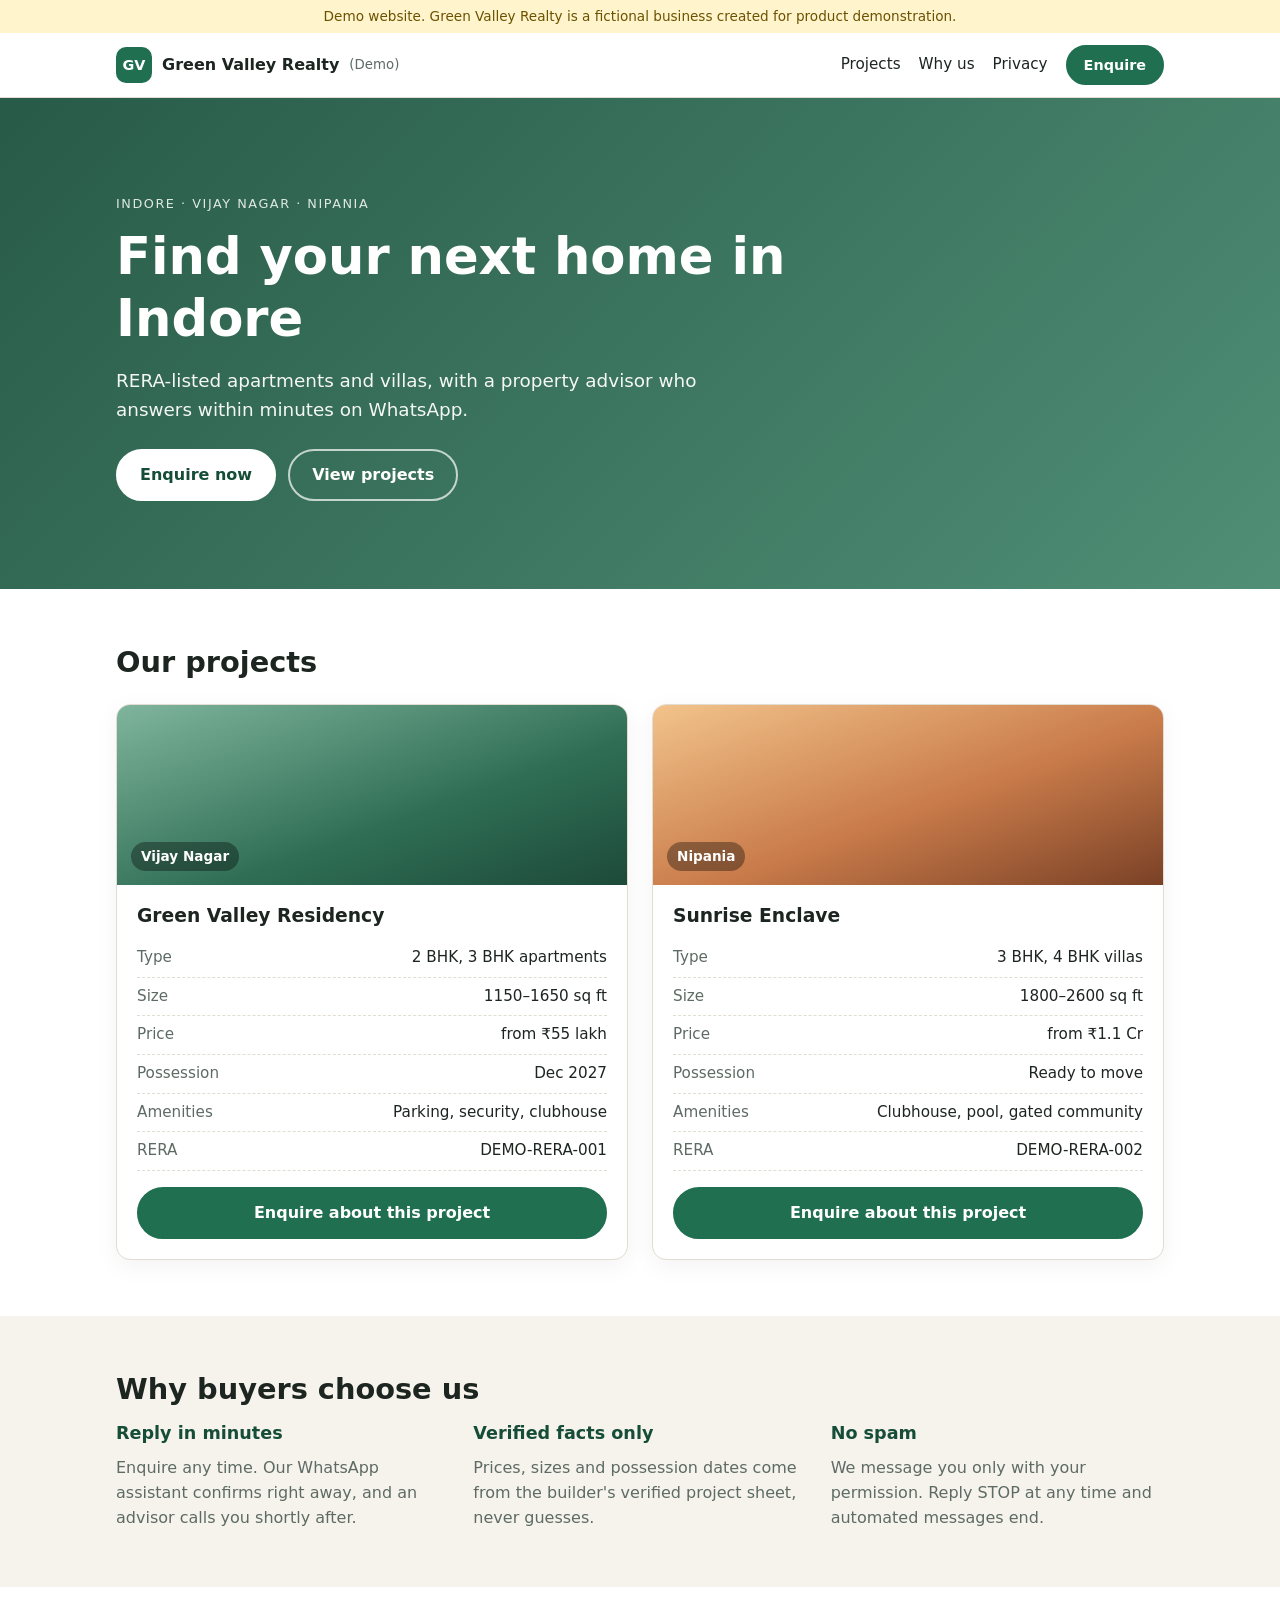
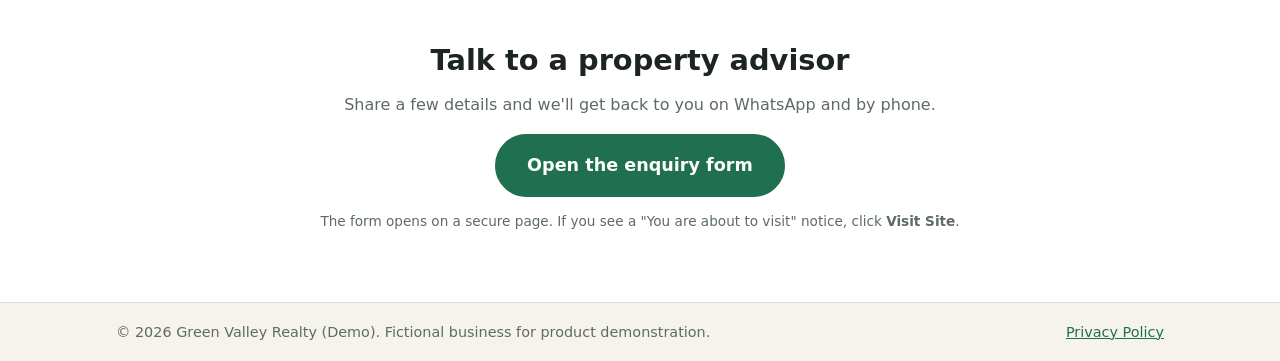
<file: index.html>
<!doctype html>
<html lang="en">
<head>
<meta charset="utf-8">
<meta name="viewport" content="width=device-width, initial-scale=1">
<title>Green Valley Realty (Demo) | Homes in Indore</title>
<meta name="description" content="Fictional real-estate agency in Indore, created for product demonstration only.">
<link rel="stylesheet" href="style.css">
</head>
<body>

<div class="demo-banner">Demo website. Green Valley Realty is a fictional business created for product demonstration.</div>

<header class="site-header">
  <div class="wrap header-row">
    <a class="brand" href="index.html"><span class="logo">GV</span> Green Valley Realty <small>(Demo)</small></a>
    <nav>
      <a href="#projects">Projects</a>
      <a href="#why">Why us</a>
      <a href="privacy.html">Privacy</a>
      <a class="btn btn-small" href="https://agreement-tapping-sliding.ngrok-free.dev/form/f7df937f-32e5-47fe-992d-a8f7bbd994e8">Enquire</a>
    </nav>
  </div>
</header>

<section class="hero">
  <div class="wrap">
    <p class="eyebrow">Indore · Vijay Nagar · Nipania</p>
    <h1>Find your next home in Indore</h1>
    <p class="lead">RERA-listed apartments and villas, with a property advisor who answers within minutes on WhatsApp.</p>
    <div class="hero-actions">
      <a class="btn" href="#enquire">Enquire now</a>
      <a class="btn btn-ghost" href="#projects">View projects</a>
    </div>
  </div>
</section>

<section id="projects" class="wrap section">
  <h2>Our projects</h2>
  <div class="cards">
    <article class="card">
      <div class="card-img img-a"><span>Vijay Nagar</span></div>
      <div class="card-body">
        <h3>Green Valley Residency</h3>
        <ul class="facts">
          <li><b>Type</b> 2 BHK, 3 BHK apartments</li>
          <li><b>Size</b> 1150–1650 sq ft</li>
          <li><b>Price</b> from ₹55 lakh</li>
          <li><b>Possession</b> Dec 2027</li>
          <li><b>Amenities</b> Parking, security, clubhouse</li>
          <li><b>RERA</b> DEMO-RERA-001</li>
        </ul>
        <a class="btn btn-block" href="https://agreement-tapping-sliding.ngrok-free.dev/form/f7df937f-32e5-47fe-992d-a8f7bbd994e8">Enquire about this project</a>
      </div>
    </article>
    <article class="card">
      <div class="card-img img-b"><span>Nipania</span></div>
      <div class="card-body">
        <h3>Sunrise Enclave</h3>
        <ul class="facts">
          <li><b>Type</b> 3 BHK, 4 BHK villas</li>
          <li><b>Size</b> 1800–2600 sq ft</li>
          <li><b>Price</b> from ₹1.1 Cr</li>
          <li><b>Possession</b> Ready to move</li>
          <li><b>Amenities</b> Clubhouse, pool, gated community</li>
          <li><b>RERA</b> DEMO-RERA-002</li>
        </ul>
        <a class="btn btn-block" href="https://agreement-tapping-sliding.ngrok-free.dev/form/f7df937f-32e5-47fe-992d-a8f7bbd994e8">Enquire about this project</a>
      </div>
    </article>
  </div>
</section>

<section id="why" class="band">
  <div class="wrap section">
    <h2>Why buyers choose us</h2>
    <div class="why">
      <div><h3>Reply in minutes</h3><p>Enquire any time. Our WhatsApp assistant confirms right away, and an advisor calls you shortly after.</p></div>
      <div><h3>Verified facts only</h3><p>Prices, sizes and possession dates come from the builder's verified project sheet, never guesses.</p></div>
      <div><h3>No spam</h3><p>We message you only with your permission. Reply STOP at any time and automated messages end.</p></div>
    </div>
  </div>
</section>

<section id="enquire" class="wrap section enquire">
  <h2>Talk to a property advisor</h2>
  <p>Share a few details and we'll get back to you on WhatsApp and by phone.</p>
  <!-- Enquiry form = n8n workflow TD-11 (Production URL). Works once TD-11 is published and ngrok is running. -->
  <a class="btn btn-large" href="https://agreement-tapping-sliding.ngrok-free.dev/form/f7df937f-32e5-47fe-992d-a8f7bbd994e8">Open the enquiry form</a>
  <p class="note">The form opens on a secure page. If you see a "You are about to visit" notice, click <b>Visit Site</b>.</p>
</section>

<footer class="site-footer">
  <div class="wrap footer-row">
    <p>© 2026 Green Valley Realty (Demo). Fictional business for product demonstration.</p>
    <p><a href="privacy.html">Privacy Policy</a></p>
  </div>
</footer>

</body>
</html>
</file>
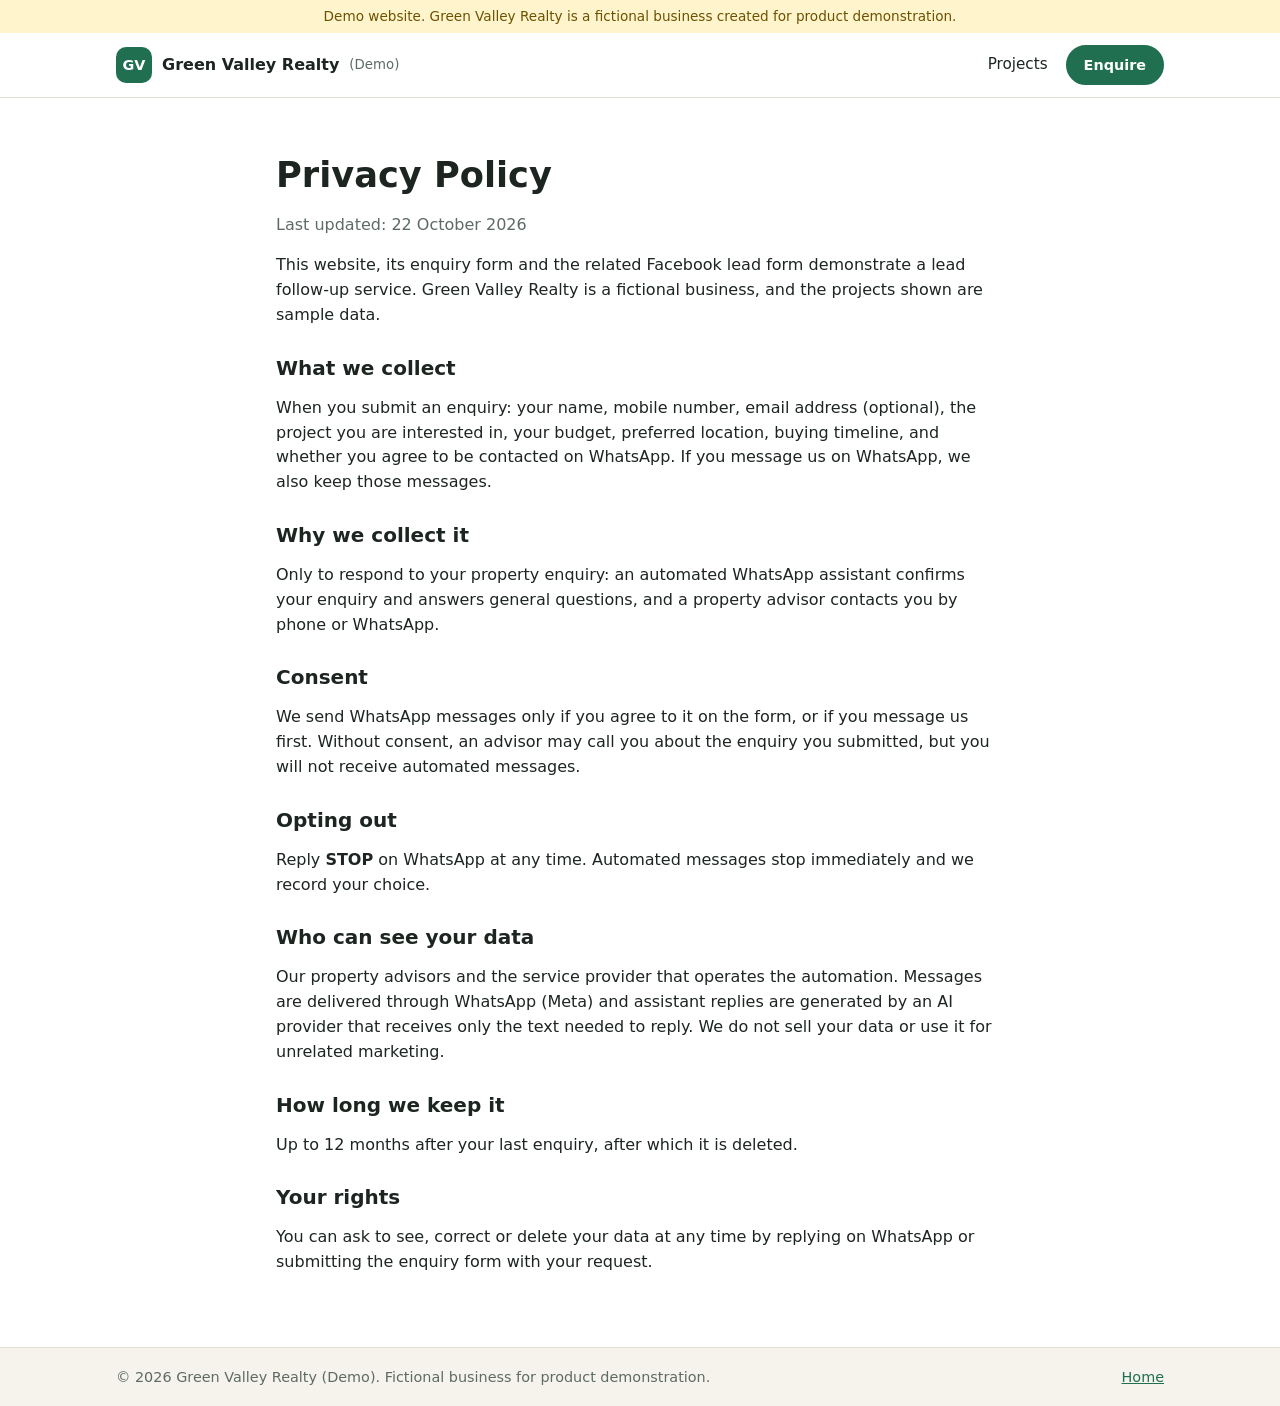
<file: privacy.html>
<!doctype html>
<html lang="en">
<head>
<meta charset="utf-8">
<meta name="viewport" content="width=device-width, initial-scale=1">
<title>Privacy Policy | Green Valley Realty (Demo)</title>
<link rel="stylesheet" href="style.css">
</head>
<body>

<div class="demo-banner">Demo website. Green Valley Realty is a fictional business created for product demonstration.</div>

<header class="site-header">
  <div class="wrap header-row">
    <a class="brand" href="index.html"><span class="logo">GV</span> Green Valley Realty <small>(Demo)</small></a>
    <nav>
      <a href="index.html#projects">Projects</a>
      <a class="btn btn-small" href="index.html#enquire">Enquire</a>
    </nav>
  </div>
</header>

<main class="wrap section prose">
  <h1>Privacy Policy</h1>
  <p class="muted">Last updated: 22 October 2026</p>

  <p>This website, its enquiry form and the related Facebook lead form demonstrate a lead follow-up service. Green Valley Realty is a fictional business, and the projects shown are sample data.</p>

  <h2>What we collect</h2>
  <p>When you submit an enquiry: your name, mobile number, email address (optional), the project you are interested in, your budget, preferred location, buying timeline, and whether you agree to be contacted on WhatsApp. If you message us on WhatsApp, we also keep those messages.</p>

  <h2>Why we collect it</h2>
  <p>Only to respond to your property enquiry: an automated WhatsApp assistant confirms your enquiry and answers general questions, and a property advisor contacts you by phone or WhatsApp.</p>

  <h2>Consent</h2>
  <p>We send WhatsApp messages only if you agree to it on the form, or if you message us first. Without consent, an advisor may call you about the enquiry you submitted, but you will not receive automated messages.</p>

  <h2>Opting out</h2>
  <p>Reply <b>STOP</b> on WhatsApp at any time. Automated messages stop immediately and we record your choice.</p>

  <h2>Who can see your data</h2>
  <p>Our property advisors and the service provider that operates the automation. Messages are delivered through WhatsApp (Meta) and assistant replies are generated by an AI provider that receives only the text needed to reply. We do not sell your data or use it for unrelated marketing.</p>

  <h2>How long we keep it</h2>
  <p>Up to 12 months after your last enquiry, after which it is deleted.</p>

  <h2>Your rights</h2>
  <p>You can ask to see, correct or delete your data at any time by replying on WhatsApp or submitting the enquiry form with your request.</p>
</main>

<footer class="site-footer">
  <div class="wrap footer-row">
    <p>© 2026 Green Valley Realty (Demo). Fictional business for product demonstration.</p>
    <p><a href="index.html">Home</a></p>
  </div>
</footer>

</body>
</html>
</file>
<file: style.css>
:root {
  --green: #1f6f50;
  --green-dark: #154d38;
  --sand: #f6f3ec;
  --ink: #1d2521;
  --muted: #5d6b64;
  --line: #e2ddd2;
  --white: #ffffff;
  --radius: 14px;
}

* { box-sizing: border-box; }
html { scroll-behavior: smooth; }
body {
  margin: 0;
  font-family: system-ui, -apple-system, "Segoe UI", Roboto, "Noto Sans", sans-serif;
  color: var(--ink);
  background: var(--white);
  line-height: 1.55;
}
a { color: var(--green); }
.wrap { max-width: 1080px; margin: 0 auto; padding: 0 16px; }
.section { padding: 56px 16px; }
h1, h2, h3 { line-height: 1.2; margin: 0 0 12px; }
h2 { font-size: 1.8rem; }

.demo-banner {
  background: #fff4cc;
  color: #6b5200;
  text-align: center;
  font-size: .85rem;
  padding: 6px 16px;
}

.site-header { border-bottom: 1px solid var(--line); background: var(--white); position: sticky; top: 0; z-index: 5; }
.header-row { display: flex; align-items: center; justify-content: space-between; gap: 12px; padding-top: 12px; padding-bottom: 12px; flex-wrap: wrap; }
.brand { display: flex; align-items: center; gap: 10px; font-weight: 700; color: var(--ink); text-decoration: none; }
.brand small { font-weight: 400; color: var(--muted); }
.logo { display: inline-grid; place-items: center; width: 36px; height: 36px; border-radius: 10px; background: var(--green); color: var(--white); font-size: .9rem; }
nav { display: flex; align-items: center; gap: 18px; flex-wrap: wrap; }
nav a { text-decoration: none; color: var(--ink); font-size: .95rem; }

.btn {
  display: inline-block;
  background: var(--green);
  color: var(--white) !important;
  text-decoration: none;
  padding: 12px 22px;
  border-radius: 999px;
  font-weight: 600;
  border: 2px solid var(--green);
}
.btn:hover { background: var(--green-dark); border-color: var(--green-dark); }
.btn-ghost { background: transparent; color: var(--white) !important; border-color: rgba(255,255,255,.7); }
.btn-ghost:hover { background: rgba(255,255,255,.12); border-color: var(--white); }
.btn-small { padding: 7px 16px; font-size: .9rem; }
.btn-large { padding: 16px 30px; font-size: 1.1rem; }
.btn-block { display: block; text-align: center; margin-top: 16px; }

.hero {
  background:
    linear-gradient(135deg, rgba(21,77,56,.92), rgba(31,111,80,.78)),
    repeating-linear-gradient(90deg, rgba(255,255,255,.04) 0 2px, transparent 2px 80px);
  color: var(--white);
  padding: 96px 0 88px;
}
.hero h1 { font-size: clamp(2rem, 5vw, 3.2rem); max-width: 720px; }
.eyebrow { text-transform: uppercase; letter-spacing: .12em; font-size: .8rem; opacity: .85; margin: 0 0 12px; }
.lead { font-size: 1.15rem; max-width: 620px; opacity: .95; }
.hero-actions { display: flex; gap: 12px; flex-wrap: wrap; margin-top: 24px; }
.hero-actions .btn:not(.btn-ghost) { background: var(--white); border-color: var(--white); color: var(--green-dark) !important; }
.hero-actions .btn:not(.btn-ghost):hover { background: var(--sand); border-color: var(--sand); }

.cards { display: grid; grid-template-columns: repeat(auto-fit, minmax(280px, 1fr)); gap: 24px; margin-top: 24px; }
.card { border: 1px solid var(--line); border-radius: var(--radius); overflow: hidden; background: var(--white); box-shadow: 0 6px 24px rgba(0,0,0,.05); }
.card-img { height: 180px; display: flex; align-items: flex-end; padding: 14px; color: var(--white); font-weight: 600; }
.card-img span { background: rgba(0,0,0,.35); padding: 4px 10px; border-radius: 999px; font-size: .85rem; }
.img-a { background: linear-gradient(160deg, #7fb59c, #2f6e55 60%, #1d4a39); }
.img-b { background: linear-gradient(160deg, #f2c38b, #c97b4a 55%, #7a4126); }
.card-body { padding: 20px; }
.facts { list-style: none; padding: 0; margin: 0; }
.facts li { display: flex; justify-content: space-between; gap: 12px; padding: 7px 0; border-bottom: 1px dashed var(--line); font-size: .95rem; }
.facts b { color: var(--muted); font-weight: 500; }

.band { background: var(--sand); }
.why { display: grid; grid-template-columns: repeat(auto-fit, minmax(220px, 1fr)); gap: 24px; margin-top: 16px; }
.why h3 { font-size: 1.1rem; color: var(--green-dark); }
.why p { margin: 0; color: var(--muted); }

.enquire { text-align: center; }
.enquire p { color: var(--muted); }
.note { font-size: .85rem; margin-top: 14px; }

.prose { max-width: 760px; }
.prose h1 { font-size: 2.2rem; }
.prose h2 { font-size: 1.25rem; margin-top: 28px; }
.muted { color: var(--muted); }

.site-footer { border-top: 1px solid var(--line); background: var(--sand); }
.footer-row { display: flex; justify-content: space-between; gap: 12px; flex-wrap: wrap; padding-top: 18px; padding-bottom: 18px; font-size: .9rem; color: var(--muted); }
.footer-row p { margin: 0; }

@media (max-width: 600px) {
  nav a:not(.btn) { display: none; }
  .hero { padding: 64px 0 56px; }
  .section { padding: 40px 16px; }
}
</file>
